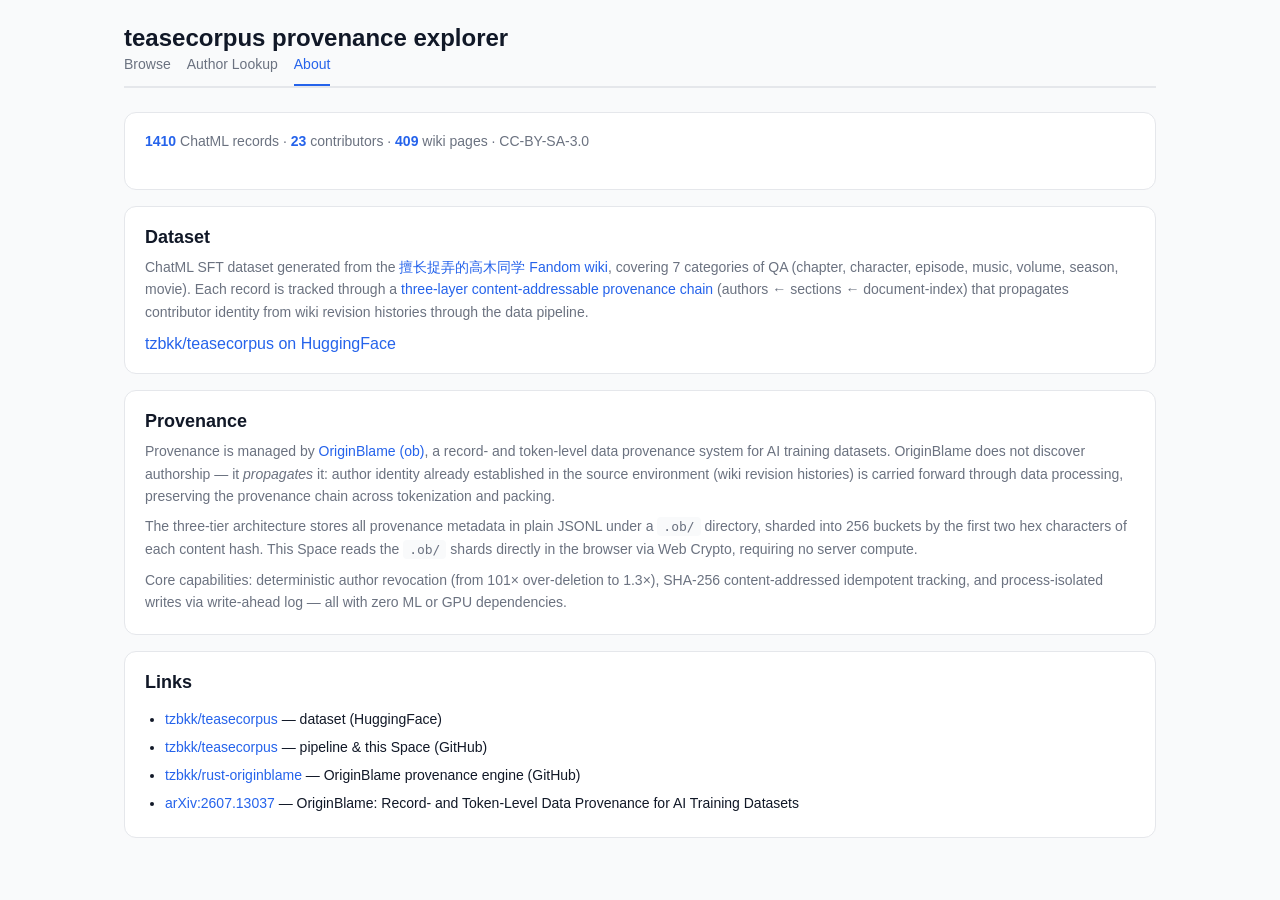
<file: deploy/about.html>
<!DOCTYPE html>
<html lang="en">
<head>
<meta charset="UTF-8">
<meta name="viewport" content="width=device-width, initial-scale=1.0">
<title>About — teasecorpus provenance explorer</title>
<link rel="stylesheet" href="style.css">
</head>
<body>

<h1>teasecorpus provenance explorer</h1>
<nav class="nav">
  <a href="browse.html">Browse</a>
  <a href="author.html">Author Lookup</a>
  <a href="about.html" class="active">About</a>
</nav>

<div class="card">
  <p class="subtitle" style="margin-bottom:1.25rem">
    <span class="count">1410</span> ChatML records &middot;
    <span class="count">23</span> contributors &middot;
    <span class="count">409</span> wiki pages &middot;
    CC-BY-SA-3.0
  </p>
</div>

<div class="card">
  <h2>Dataset</h2>
  <p style="color:var(--muted);font-size:.875rem;line-height:1.6">
    ChatML SFT dataset generated from the
    <a href="https://karakai-jouzu-no-takagi-san.fandom.com/zh/">擅长捉弄的高木同学 Fandom wiki</a>,
    covering 7 categories of QA (chapter, character, episode, music, volume, season, movie).
    Each record is tracked through a
    <a href="https://arxiv.org/abs/2607.13037">three-layer content-addressable provenance chain</a>
    (authors &larr; sections &larr; document-index) that propagates contributor identity
    from wiki revision histories through the data pipeline.
  </p>
  <p style="margin-top:.75rem">
    <a href="https://huggingface.co/datasets/tzbkk/teasecorpus">tzbkk/teasecorpus on HuggingFace</a>
  </p>
</div>

<div class="card">
  <h2>Provenance</h2>
  <p style="color:var(--muted);font-size:.875rem;line-height:1.6">
    Provenance is managed by
    <a href="https://arxiv.org/abs/2607.13037">OriginBlame (ob)</a>,
    a record- and token-level data provenance system for AI training datasets.
    OriginBlame does not discover authorship &mdash; it <em>propagates</em> it: author identity
    already established in the source environment (wiki revision histories) is carried
    forward through data processing, preserving the provenance chain across
    tokenization and packing.
  </p>
  <p style="color:var(--muted);font-size:.875rem;line-height:1.6;margin-top:.5rem">
    The three-tier architecture stores all provenance metadata in plain JSONL under
    a <code>.ob/</code> directory, sharded into 256 buckets by the first two hex
    characters of each content hash. This Space reads the <code>.ob/</code> shards
    directly in the browser via Web Crypto, requiring no server compute.
  </p>
  <p style="color:var(--muted);font-size:.875rem;line-height:1.6;margin-top:.5rem">
    Core capabilities: deterministic author revocation (from 101&times; over-deletion
    to 1.3&times;), SHA-256 content-addressed idempotent tracking, and
    process-isolated writes via write-ahead log &mdash; all with zero ML or GPU dependencies.
  </p>
</div>

<div class="card">
  <h2>Links</h2>
  <ul style="margin: .75rem 0 0 1.25rem; color: var(--text); font-size: .875rem; line-height: 2;">
    <li><a href="https://huggingface.co/datasets/tzbkk/teasecorpus">tzbkk/teasecorpus</a> &mdash; dataset (HuggingFace)</li>
    <li><a href="https://github.com/tzbkk/teasecorpus">tzbkk/teasecorpus</a> &mdash; pipeline &amp; this Space (GitHub)</li>
    <li><a href="https://github.com/tzbkk/rust-originblame">tzbkk/rust-originblame</a> &mdash; OriginBlame provenance engine (GitHub)</li>
    <li><a href="https://arxiv.org/abs/2607.13037">arXiv:2607.13037</a> &mdash; OriginBlame: Record- and Token-Level Data Provenance for AI Training Datasets</li>
  </ul>
</div>

</body>
</html>
</file>
<file: deploy/style.css>
:root {
  --bg: #f9fafb; --card: #fff; --text: #111827;
  --muted: #6b7280; --border: #e5e7eb; --accent: #2563eb; --red: #dc2626;
}
* { box-sizing: border-box; margin: 0; padding: 0; }
body {
  font-family: -apple-system, BlinkMacSystemFont, 'Segoe UI', Roboto, sans-serif;
  background: var(--bg); color: var(--text); padding: 1.5rem;
  max-width: 1080px; margin: 0 auto;
}
h1 { font-size: 1.5rem; font-weight: 700; margin-bottom: .25rem; }
h2 { font-size: 1.125rem; margin-bottom: .5rem; }
.subtitle { color: var(--muted); font-size: .875rem; margin-bottom: 1.5rem; }
.subtitle a, a { color: var(--accent); text-decoration: none; }
a:hover { text-decoration: underline; }
.nav { display: flex; gap: 1rem; margin-bottom: 1.5rem; padding-bottom: .75rem; border-bottom: 2px solid var(--border); }
.nav a { color: var(--muted); font-size: .875rem; font-weight: 500; }
.nav a.active { color: var(--accent); border-bottom: 2px solid var(--accent); padding-bottom: .75rem; margin-bottom: -.75rem; }
.card { background: var(--card); border: 1px solid var(--border); border-radius: .75rem; padding: 1.25rem; margin-bottom: 1rem; }
.row { display: flex; gap: .75rem; align-items: center; margin-bottom: 1rem; flex-wrap: wrap; }
input, button, select {
  font-size: .875rem; padding: .5rem .875rem; border-radius: .5rem;
  border: 1px solid var(--border); font-family: inherit;
}
input:focus { outline: 2px solid var(--accent); border-color: transparent; }
button {
  background: var(--accent); color: #fff; border: none; cursor: pointer;
  font-weight: 500; white-space: nowrap;
}
button:hover { opacity: .9; }
button:disabled { opacity: .4; cursor: default; }
button.secondary { background: var(--card); color: var(--text); border: 1px solid var(--border); }
.qa-block { white-space: pre-wrap; font-size: .875rem; line-height: 1.5; }
.section-list { list-style: none; padding: 0; }
.section-item { padding: .5rem 0; border-bottom: 1px solid var(--border); font-size: .8125rem; }
.section-item:last-child { border-bottom: none; }
.author-tag {
  display: inline-block; background: #e0e7ff; color: #3730a3; text-decoration: none;
  border-radius: 1rem; padding: .125rem .5rem; font-size: .75rem; margin: .125rem;
}
.author-tag:hover { background: #c7d2fe; text-decoration: underline; }
table { width: 100%; border-collapse: collapse; font-size: .8125rem; }
th, td { text-align: left; padding: .5rem .75rem; border-bottom: 1px solid var(--border); }
th { background: var(--bg); font-weight: 600; color: var(--muted); position: sticky; top: 0; }
.loading { color: var(--muted); font-style: italic; }
.loading::before { content: '⏳ '; }
.error { color: var(--red); }
.hidden { display: none; }
.hash { font-family: 'SF Mono', 'Fira Code', monospace; font-size: .75rem; color: var(--muted); }
.count { font-weight: 600; color: var(--accent); }
.pagination { display: flex; gap: .25rem; align-items: center; justify-content: center; margin: .5rem 0; }
.pagination button { padding: .35rem .65rem; font-size: .8125rem; }
.pagination span { font-size: .8125rem; color: var(--muted); }
.browse-table { max-height: 60vh; overflow-y: auto; }
.browse-table tr { cursor: pointer; }
.browse-table tr:hover, .result-row:hover, #author-tbody tr:hover { background: #eff6ff; }
.browse-table tr.selected, .result-row.selected { background: #dbeafe; }
#author-tbody tr { cursor: pointer; }
.detail-panel { background: var(--card); border: 1px solid var(--border); border-radius: .75rem; padding: 1rem; margin-top: 1rem; }
.tools { display: grid; grid-template-columns: repeat(auto-fit, minmax(280px, 1fr)); gap: 1rem; }
.tool-card { background: var(--card); border: 1px solid var(--border); border-radius: .75rem; padding: 1.25rem; }
.tool-card h2 { margin-bottom: .5rem; }
.tool-card p { color: var(--muted); font-size: .875rem; margin-bottom: .75rem; line-height: 1.5; }
.tool-card a { display: inline-block; }
code { background: var(--bg); padding: .125rem .375rem; border-radius: .25rem; font-size: .8125rem; font-family: 'SF Mono', 'Fira Code', monospace; }
</file>
